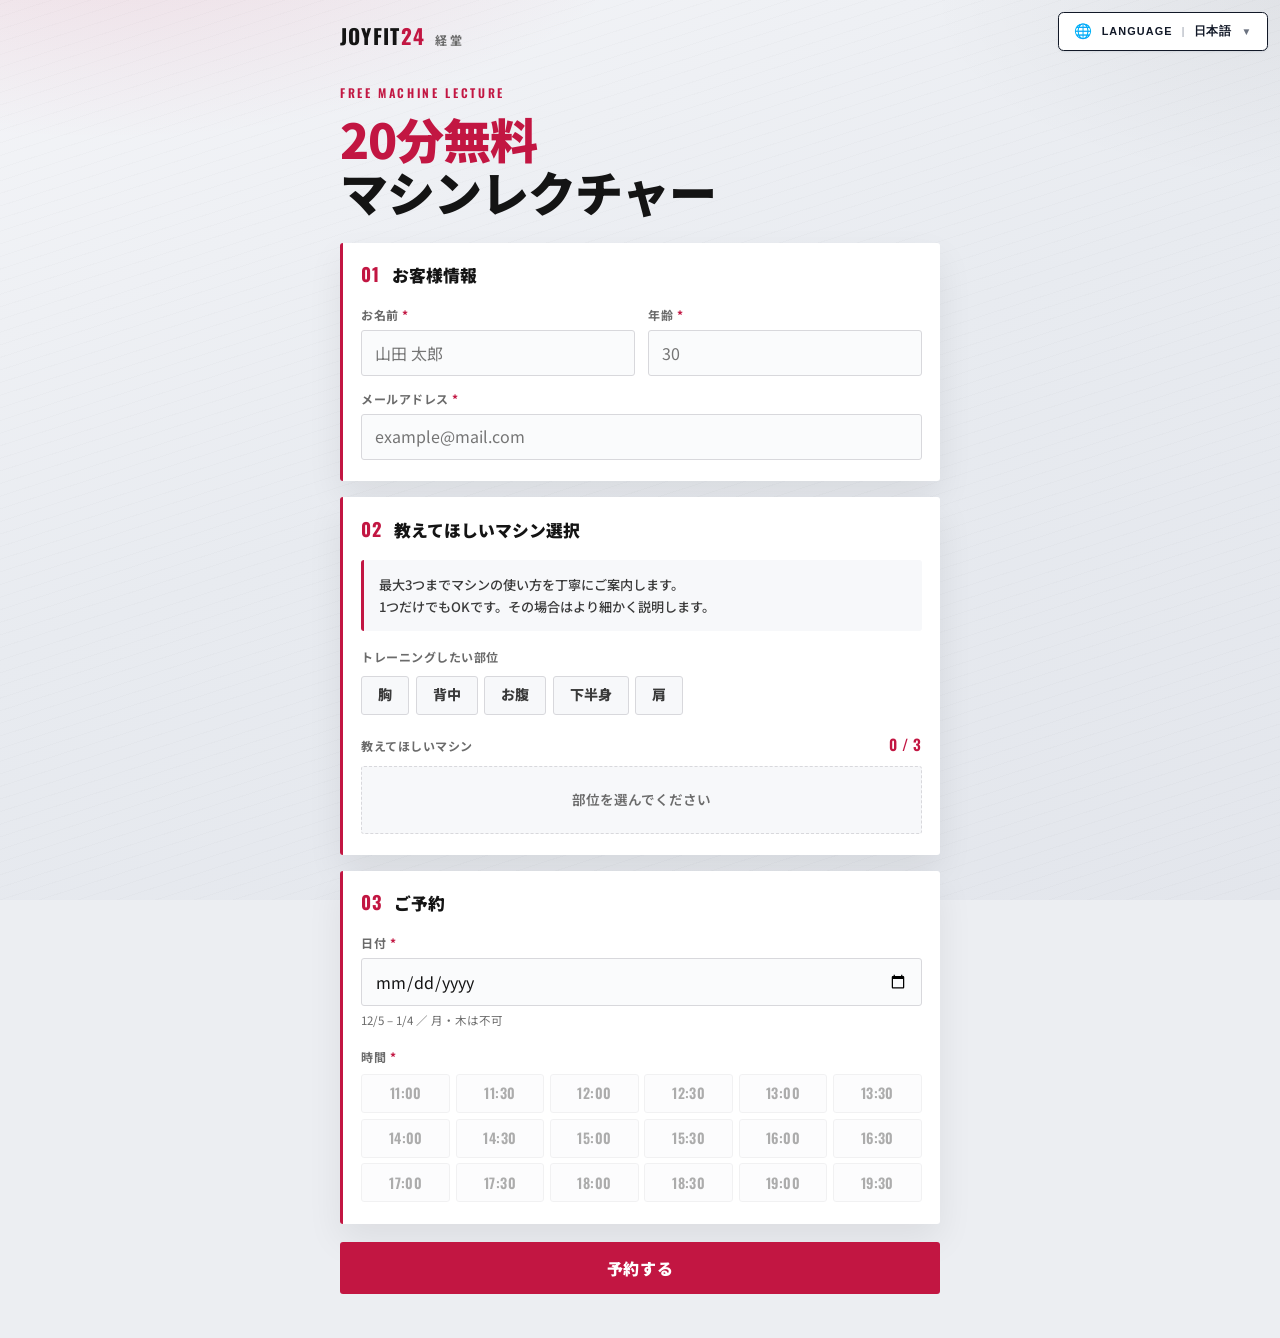
<file: index.html>
<!DOCTYPE html>
<html lang="ja">
<head>
  <meta charset="UTF-8">
  <meta name="viewport" content="width=device-width, initial-scale=1.0">
  <meta name="description" content="JOYFIT24経堂｜20分無料マシンレクチャー申込">
  <title>20分無料マシンレクチャー｜JOYFIT24経堂</title>
  <link rel="preconnect" href="https://fonts.googleapis.com">
  <link rel="preconnect" href="https://fonts.gstatic.com" crossorigin>
  <link href="https://fonts.googleapis.com/css2?family=Noto+Sans+JP:wght@400;500;700;900&family=Noto+Sans+SC:wght@400;500;700;900&family=Noto+Sans+TC:wght@400;500;700;900&family=Noto+Sans+KR:wght@400;500;700;900&family=Oswald:wght@500;600;700&display=swap" rel="stylesheet">
  <link rel="stylesheet" href="css/styles.css">
  <link rel="stylesheet" href="css/i18n.css">
</head>
<body>
  <div class="page-bg" aria-hidden="true"></div>

  <div class="lang-switcher" id="lang-switcher">
    <button type="button" class="lang-switcher__btn" id="lang-toggle" aria-expanded="false" aria-haspopup="listbox">
      <span class="lang-switcher__icon" aria-hidden="true">🌐</span>
      <span class="lang-switcher__label">Language</span>
      <span class="lang-switcher__sep" aria-hidden="true">|</span>
      <span class="lang-switcher__current" id="lang-current">日本語</span>
      <span class="lang-switcher__caret" aria-hidden="true">▼</span>
    </button>
    <div class="lang-switcher__menu" id="lang-menu" role="listbox" aria-label="Language">
      <button type="button" class="lang-switcher__item is-active" data-lang="ja" role="option">日本語</button>
      <button type="button" class="lang-switcher__item" data-lang="en" role="option">English</button>
      <button type="button" class="lang-switcher__item" data-lang="zh-CN" role="option">简体中文</button>
      <button type="button" class="lang-switcher__item" data-lang="zh-TW" role="option">繁體中文</button>
      <button type="button" class="lang-switcher__item" data-lang="ko" role="option">한국어</button>
    </div>
  </div>

  <header class="site-header">
    <div class="brand">
      <span class="brand-mark">JOYFIT<span class="brand-num">24</span></span>
      <span class="brand-store" data-i18n="brand.store">経堂</span>
    </div>
  </header>

  <main>
    <section class="hero" aria-labelledby="hero-title">
      <p class="hero-kicker">FREE MACHINE LECTURE</p>
      <h1 id="hero-title" class="hero-title">
        <span class="hero-accent" data-i18n="hero.accent">20分無料</span>
        <span data-i18n="hero.title">マシンレクチャー</span>
      </h1>
    </section>

    <form id="booking-form" class="booking-form" novalidate>
      <iframe name="hidden_iframe" id="hidden_iframe" title="送信用" class="visually-hidden" tabindex="-1"></iframe>

      <section class="form-block" aria-labelledby="step1-title">
        <div class="form-block-head">
          <span class="step-num" aria-hidden="true">01</span>
          <h2 id="step1-title" data-i18n="step1.title">お客様情報</h2>
        </div>
        <div class="field-grid">
          <div class="field">
            <label for="name"><span data-i18n="form.name">お名前</span> <abbr title="必須" data-i18n-title="form.required">*</abbr></label>
            <input type="text" id="name" name="name" autocomplete="name" required placeholder="山田 太郎" data-i18n-placeholder="form.namePh">
          </div>
          <div class="field">
            <label for="age"><span data-i18n="form.age">年齢</span> <abbr title="必須" data-i18n-title="form.required">*</abbr></label>
            <input type="number" id="age" name="age" inputmode="numeric" min="1" max="100" required placeholder="30">
            <p id="age-error" class="field-error" hidden></p>
          </div>
          <div class="field field-span">
            <label for="email"><span data-i18n="form.email">メールアドレス</span> <abbr title="必須" data-i18n-title="form.required">*</abbr></label>
            <input type="email" id="email" name="email" autocomplete="email" required placeholder="example@mail.com">
          </div>
        </div>
      </section>

      <section class="form-block" aria-labelledby="step2-title">
        <div class="form-block-head">
          <span class="step-num" aria-hidden="true">02</span>
          <h2 id="step2-title" data-i18n="step2.title">教えてほしいマシン選択</h2>
        </div>

        <p class="machines-lead" data-i18n-html="machines.lead">
          最大3つまでマシンの使い方を丁寧にご案内します。<br>
          1つだけでもOKです。その場合はより細かく説明します。
        </p>

        <p class="section-label" data-i18n="machines.partLabel">トレーニングしたい部位</p>
        <div id="part-area" class="part-grid" role="group" aria-label="部位"></div>

        <div class="machine-section">
          <div class="machine-section-head">
            <p class="section-label" data-i18n="machines.pickMachines">教えてほしいマシン</p>
            <p id="machine-count" class="machine-count">0 / 3</p>
          </div>
          <div id="machine-empty" class="machine-empty" data-i18n="machines.empty">部位を選んでください</div>
          <div id="machine-grid" class="machine-grid" hidden></div>
        </div>

        <div id="menu-strip" class="menu-strip" hidden>
          <span class="menu-strip-label" data-i18n="machines.menuLabel">メニュー</span>
          <ol id="menu-list" class="menu-list"></ol>
        </div>

        <input type="hidden" name="user_request" id="user_request_final">
      </section>

      <section class="form-block" aria-labelledby="step3-title">
        <div class="form-block-head">
          <span class="step-num" aria-hidden="true">03</span>
          <h2 id="step3-title" data-i18n="step3.title">ご予約</h2>
        </div>

        <div class="booking-panel">
          <div class="field booking-date-field">
            <label for="booking_date"><span data-i18n="form.date">日付</span> <abbr title="必須" data-i18n-title="form.required">*</abbr></label>
            <input type="date" id="booking_date" name="booking_date" required>
            <p id="date-error" class="field-error" hidden></p>
            <p id="date-range-info" class="field-meta"></p>
          </div>

          <fieldset class="time-fieldset">
            <legend><span data-i18n="form.time">時間</span> <abbr title="必須" data-i18n-title="form.required">*</abbr></legend>
            <div id="time-grid" class="time-grid" role="radiogroup" aria-label="時間" data-i18n-aria-label="form.time"></div>
            <p id="time-meta" class="field-meta" hidden></p>
            <input type="hidden" id="booking_time" name="booking_time" required>
          </fieldset>
        </div>

        <div id="booking-picked" class="booking-picked" hidden>
          <span class="booking-picked-label" data-i18n="form.selected">選択中</span>
          <span id="picked-summary" class="booking-picked-value"></span>
        </div>
      </section>

      <div class="form-actions">
        <button type="submit" id="submit-btn" class="submit-btn" data-i18n="form.submit">予約する</button>
      </div>
    </form>

    <section id="success-view" class="success-view" hidden aria-live="polite">
      <div class="success-mark" aria-hidden="true">
        <svg viewBox="0 0 48 48" fill="none" xmlns="http://www.w3.org/2000/svg">
          <circle cx="24" cy="24" r="22" stroke="currentColor" stroke-width="3"/>
          <path class="success-check" d="M14 24.5L21 31.5L34 17" stroke="currentColor" stroke-width="3" stroke-linecap="round" stroke-linejoin="round"/>
        </svg>
      </div>
      <p class="success-kicker" data-i18n="success.kicker">COMPLETE</p>
      <h2 data-i18n="success.title">お申し込み完了</h2>
      <p class="success-thanks" data-i18n="success.thanks">ありがとうございます</p>
      <p class="success-lead" data-i18n="success.lead">ご指定のメールアドレス宛てに、確認メッセージをお送りしました。内容をご確認ください。</p>
      <dl class="success-summary">
        <div>
          <dt data-i18n="success.datetime">日時</dt>
          <dd><span id="confirm-date"></span> <span id="confirm-time"></span></dd>
        </div>
        <div>
          <dt data-i18n="success.menu">メニュー</dt>
          <dd id="confirm-tags"></dd>
        </div>
      </dl>
      <p class="success-wait" id="success-wait-line"></p>
      <p class="success-note" data-i18n="success.note">メールが届かない場合は、迷惑メールフォルダもご確認ください。キャンセルは、確認メールへの返信にてご連絡ください。</p>
    </section>
  </main>

  <div id="complete-overlay" class="complete-overlay" hidden aria-hidden="true">
    <div class="complete-overlay__card">
      <div class="complete-overlay__mark" aria-hidden="true">
        <svg viewBox="0 0 64 64" fill="none" xmlns="http://www.w3.org/2000/svg">
          <circle class="complete-overlay__ring" cx="32" cy="32" r="28" stroke="currentColor" stroke-width="3"/>
          <path class="complete-overlay__check" d="M18 33.5L27 42.5L46 22" stroke="currentColor" stroke-width="3.5" stroke-linecap="round" stroke-linejoin="round"/>
        </svg>
      </div>
      <p class="complete-overlay__label" data-i18n="success.flash">お申し込み完了</p>
    </div>
  </div>

  <script src="js/machines.js"></script>
  <script src="js/locales.bundle.js"></script>
  <script src="js/i18n.js"></script>
  <script src="js/app.js" defer></script>
</body>
</html>
</file>
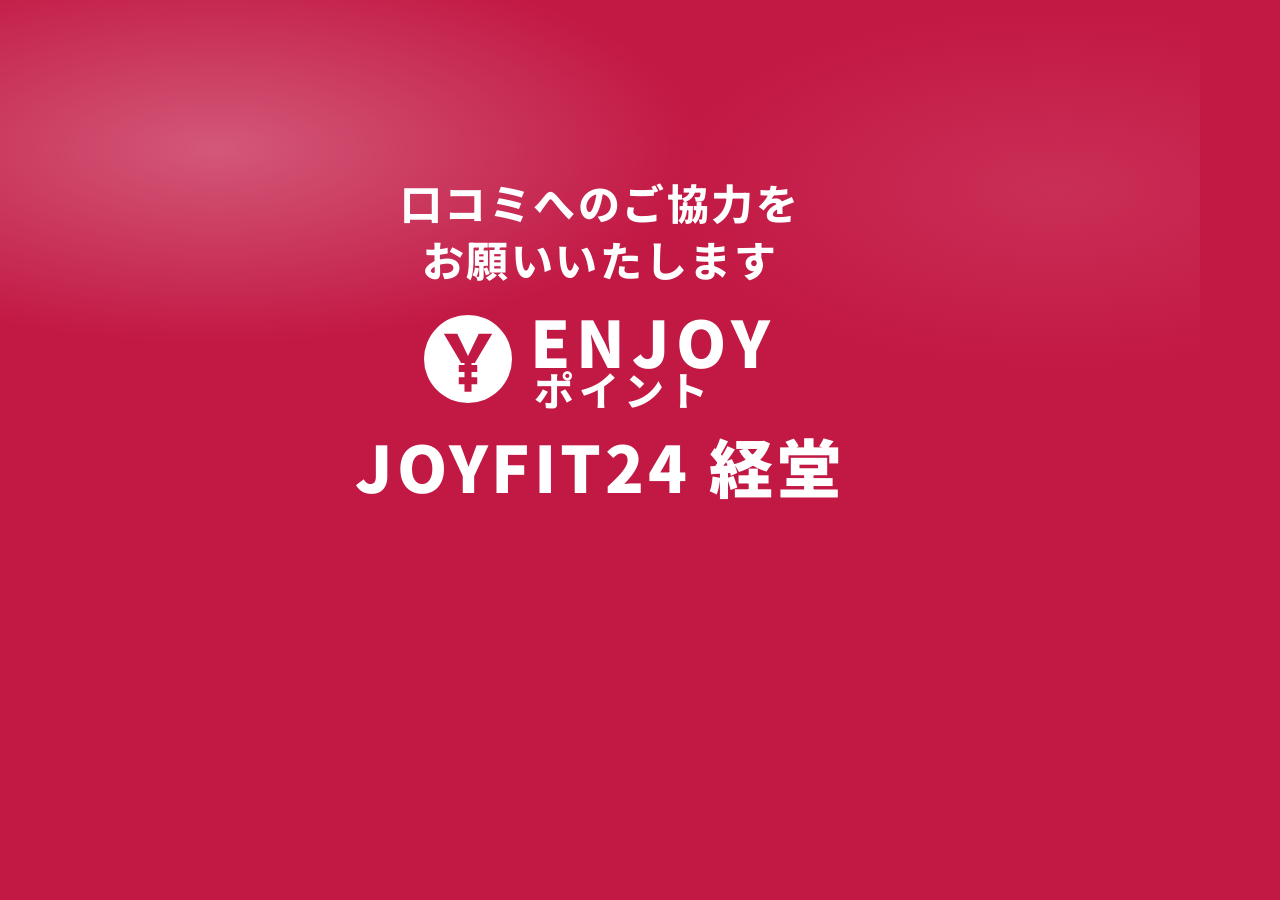
<file: assets/email/review-500pt-banner.html>
<!DOCTYPE html>
<html lang="ja">
<head>
  <meta charset="UTF-8" />
  <title>口コミアンケート（メール用）</title>
  <link href="https://fonts.googleapis.com/css2?family=Noto+Sans+JP:wght@700;800;900&display=swap" rel="stylesheet" />
  <style>
    * { box-sizing: border-box; margin: 0; padding: 0; }
    html, body {
      width: 1200px;
      height: 675px;
      overflow: hidden;
      background: #c21844;
    }
    body {
      font-family: "Noto Sans JP", "Yu Gothic", Meiryo, sans-serif;
      color: #fff;
    }
    .banner {
      width: 1200px;
      height: 675px;
      position: relative;
      background: #c21844;
      display: flex;
      align-items: center;
      justify-content: center;
      padding: 36px 48px;
    }
    .sheen {
      position: absolute;
      inset: 0;
      pointer-events: none;
      background:
        radial-gradient(ellipse 70% 50% at 18% 22%, rgba(255,255,255,0.28), transparent 58%),
        radial-gradient(ellipse 55% 45% at 88% 28%, rgba(255,210,220,0.12), transparent 60%);
    }
    .inner {
      position: relative;
      z-index: 1;
      display: flex;
      flex-direction: column;
      align-items: center;
      gap: 22px;
      text-align: center;
    }
    .lead {
      font-size: 42px;
      font-weight: 800;
      letter-spacing: 0.06em;
      line-height: 1.35;
    }
    .brand {
      display: flex;
      align-items: center;
      gap: 18px;
    }
    .logo {
      width: 88px;
      height: 88px;
      flex-shrink: 0;
    }
    .brand-text {
      display: flex;
      flex-direction: column;
      align-items: flex-start;
      line-height: 0.95;
    }
    .brand-text .enjoy {
      font-size: 64px;
      font-weight: 900;
      letter-spacing: 0.1em;
    }
    .brand-text .point {
      font-size: 40px;
      font-weight: 800;
      letter-spacing: 0.12em;
      padding-left: 4px;
    }
    .store {
      font-size: 64px;
      font-weight: 900;
      letter-spacing: 0.06em;
      line-height: 1.1;
    }
  </style>
</head>
<body>
  <div class="banner">
    <div class="sheen"></div>
    <div class="inner">
      <p class="lead">口コミへのご協力を<br>お願いいたします</p>
      <div class="brand">
        <svg class="logo" viewBox="0 0 80 80" aria-hidden="true">
          <circle cx="40" cy="40" r="40" fill="#ffffff"/>
          <path fill="#c21844" d="M18 17h12.2L40 37.2 49.8 17H62L46.2 43.6h-12.4L18 17zm13.6 28.4h16.8v6.4H31.6v-6.4zm0 11.2h16.8v6.4H31.6V56.6zM36.8 43.6h6.4v26.2h-6.4V43.6z"/>
        </svg>
        <div class="brand-text">
          <span class="enjoy">ENJOY</span>
          <span class="point">ポイント</span>
        </div>
      </div>
      <h1 class="store">JOYFIT24 経堂</h1>
    </div>
  </div>
</body>
</html>
</file>
<file: css/styles.css>
:root {
  --joy-red: #c21642;
  --joy-red-dark: #9a1235;
  --ink: #141414;
  --ink-soft: #3a3a3a;
  --muted: #6b6b6b;
  --line: #d8d8dc;
  --surface: #ffffff;
  --bg: #eceef2;
  --ok: #1f7a4c;
  --radius: 3px;
  --shadow: 0 16px 36px rgba(20, 20, 20, 0.07);
  --font-jp: "Noto Sans JP", sans-serif;
  --font-display: "Oswald", "Noto Sans JP", sans-serif;
  --max: 40rem;
}

*,
*::before,
*::after {
  box-sizing: border-box;
}

html {
  scroll-behavior: smooth;
}

body {
  margin: 0;
  min-height: 100vh;
  font-family: var(--font-jp);
  color: var(--ink);
  background: var(--bg);
  line-height: 1.55;
  position: relative;
}

.page-bg {
  position: fixed;
  inset: 0;
  z-index: -1;
  background:
    radial-gradient(ellipse 80% 50% at 8% -12%, rgba(194, 22, 66, 0.13), transparent 55%),
    radial-gradient(ellipse 55% 40% at 100% 0%, rgba(20, 20, 20, 0.05), transparent 50%),
    linear-gradient(160deg, #f4f5f8 0%, #e8ebf0 48%, #e3e6ec 100%);
}

.page-bg::after {
  content: "";
  position: absolute;
  inset: 0;
  background-image:
    repeating-linear-gradient(
      -18deg,
      transparent,
      transparent 11px,
      rgba(20, 20, 20, 0.015) 11px,
      rgba(20, 20, 20, 0.015) 12px
    );
  pointer-events: none;
}

.visually-hidden {
  position: absolute !important;
  width: 1px;
  height: 1px;
  padding: 0;
  margin: -1px;
  overflow: hidden;
  clip: rect(0, 0, 0, 0);
  white-space: nowrap;
  border: 0;
}

/* Header */
.site-header {
  max-width: var(--max);
  margin: 0 auto;
  padding: 1.25rem 1.25rem 0;
  padding-right: 8.5rem;
}

@media (max-width: 420px) {
  .site-header {
    padding-right: 5.5rem;
  }
}

.brand {
  display: flex;
  align-items: baseline;
  gap: 0.65rem;
}

.brand-mark {
  font-family: var(--font-display);
  font-weight: 700;
  font-size: 1.3rem;
  letter-spacing: 0.06em;
}

.brand-num {
  color: var(--joy-red);
}

.brand-store {
  font-size: 0.75rem;
  font-weight: 700;
  letter-spacing: 0.18em;
  color: var(--muted);
}

/* Hero */
.hero {
  max-width: var(--max);
  margin: 0 auto;
  padding: 2rem 1.25rem 1.5rem;
  animation: rise 0.65s ease both;
}

.hero-kicker {
  margin: 0 0 0.55rem;
  font-family: var(--font-display);
  font-size: 0.75rem;
  font-weight: 600;
  letter-spacing: 0.22em;
  color: var(--joy-red);
}

.hero-title {
  margin: 0;
  font-size: clamp(2rem, 7vw, 3rem);
  font-weight: 900;
  line-height: 1.12;
  letter-spacing: -0.02em;
}

.hero-accent {
  display: block;
  color: var(--joy-red);
}

/* Form */
.booking-form {
  max-width: var(--max);
  margin: 0 auto;
  padding: 0 1.25rem 2.75rem;
  display: grid;
  gap: 1rem;
  animation: rise 0.65s ease 0.1s both;
}

.form-block {
  background: var(--surface);
  border-radius: var(--radius);
  padding: 1.2rem 1.15rem 1.35rem;
  box-shadow: var(--shadow);
  border-left: 3px solid var(--joy-red);
}

.form-block-head {
  display: flex;
  align-items: baseline;
  gap: 0.75rem;
  margin-bottom: 1.1rem;
}

.step-num {
  font-family: var(--font-display);
  font-size: 1.15rem;
  font-weight: 700;
  color: var(--joy-red);
  letter-spacing: 0.04em;
  line-height: 1;
}

.form-block-head h2 {
  margin: 0;
  font-size: 1.05rem;
  font-weight: 900;
}

.field-grid {
  display: grid;
  gap: 0.85rem;
}

@media (min-width: 640px) {
  .field-grid {
    grid-template-columns: 1fr 1fr;
  }

  .field-span {
    grid-column: 1 / -1;
  }
}

.field {
  display: grid;
  gap: 0.35rem;
}

.field label,
.time-fieldset legend {
  font-size: 0.75rem;
  font-weight: 700;
  letter-spacing: 0.04em;
  color: var(--muted);
}

.field abbr,
.time-fieldset abbr {
  color: var(--joy-red);
  text-decoration: none;
}

.field input[type="text"],
.field input[type="email"],
.field input[type="number"],
.field input[type="date"] {
  width: 100%;
  min-height: 2.75rem;
  padding: 0.6rem 0.8rem;
  border: 1px solid var(--line);
  border-radius: var(--radius);
  background: #fafbfc;
  font: inherit;
  font-size: 1rem;
  color: var(--ink);
  transition: border-color 0.15s ease, box-shadow 0.15s ease, background 0.15s ease;
}

.field input:focus {
  outline: none;
  border-color: var(--joy-red);
  background: #fff;
  box-shadow: 0 0 0 3px rgba(194, 22, 66, 0.12);
}

.field-error {
  margin: 0;
  font-size: 0.75rem;
  font-weight: 700;
  color: var(--joy-red);
}

.field-meta {
  margin: 0;
  font-size: 0.72rem;
  color: var(--muted);
}

.section-label {
  margin: 0 0 0.55rem;
  font-size: 0.75rem;
  font-weight: 700;
  letter-spacing: 0.04em;
  color: var(--muted);
}

/* Body parts */
.part-grid {
  display: flex;
  flex-wrap: wrap;
  gap: 0.4rem;
  margin-bottom: 1.15rem;
}

.part-chip {
  min-height: 2.45rem;
  padding: 0.4rem 1rem;
  border: 1px solid var(--line);
  border-radius: var(--radius);
  background: #f7f8fa;
  color: var(--ink-soft);
  font: inherit;
  font-size: 0.88rem;
  font-weight: 800;
  cursor: pointer;
  transition: background 0.15s ease, color 0.15s ease, border-color 0.15s ease;
}

.part-chip:hover {
  border-color: #b4b4bc;
}

.part-chip.is-active {
  background: var(--ink);
  border-color: var(--ink);
  color: #fff;
}

/* Machines */
.machine-section-head {
  display: flex;
  align-items: baseline;
  justify-content: space-between;
  gap: 0.75rem;
  margin-bottom: 0.55rem;
}

.machine-section-head .section-label {
  margin: 0;
}

.machine-count {
  margin: 0;
  font-family: var(--font-display);
  font-size: 0.95rem;
  font-weight: 600;
  letter-spacing: 0.04em;
  color: var(--joy-red);
  white-space: nowrap;
}

.machine-empty {
  padding: 1.4rem 1rem;
  text-align: center;
  font-size: 0.85rem;
  font-weight: 600;
  color: var(--muted);
  background: #f7f8fa;
  border: 1px dashed var(--line);
  border-radius: var(--radius);
}

.machine-grid {
  display: grid;
  grid-template-columns: repeat(2, 1fr);
  gap: 0.55rem;
}

@media (min-width: 560px) {
  .machine-grid {
    grid-template-columns: repeat(3, 1fr);
  }
}

.machine-card {
  position: relative;
  display: block;
  margin: 0;
  padding: 0.35rem;
  border: 1px solid var(--line);
  border-radius: var(--radius);
  background: #fff;
  cursor: pointer;
  transition: border-color 0.15s ease, box-shadow 0.15s ease;
}

.machine-card:hover {
  border-color: #b4b4bc;
}

.machine-card.is-selected {
  border-color: var(--joy-red);
  background: #fff;
  box-shadow: 0 0 0 2px rgba(194, 22, 66, 0.18);
}

.machine-check-mark {
  position: absolute;
  top: 0.45rem;
  right: 0.45rem;
  z-index: 2;
  width: 1.15rem;
  height: 1.15rem;
  border: 1.5px solid #c5c5cc;
  border-radius: 2px;
  background: #fff;
}

.machine-card.is-selected .machine-check-mark {
  border-color: var(--joy-red);
  background: var(--joy-red);
}

.machine-card.is-selected .machine-check-mark::after {
  content: "";
  position: absolute;
  left: 0.28rem;
  top: 0.05rem;
  width: 0.28rem;
  height: 0.55rem;
  border: solid #fff;
  border-width: 0 2px 2px 0;
  transform: rotate(45deg);
}

.machine-thumb {
  display: block;
  aspect-ratio: 4 / 3;
  overflow: hidden;
  background: #fff;
  border-radius: 2px;
}

.machine-thumb img {
  width: 100%;
  height: 100%;
  object-fit: contain;
  object-position: center center;
  display: block;
  background: #fff;
  /* 画像下部に焼き込まれた名前を隠し、下のHTML名だけ見せる */
  clip-path: inset(0 0 13% 0);
}

.machine-name {
  display: block;
  margin-top: 0.35rem;
  padding: 0 0.15rem 0.05rem;
  font-size: 0.8rem;
  font-weight: 800;
  line-height: 1.3;
  letter-spacing: 0.02em;
  text-align: center;
  color: var(--ink);
}

.machines-lead {
  margin: 0 0 1.1rem;
  padding: 0.85rem 0.9rem;
  font-size: 0.82rem;
  font-weight: 500;
  line-height: 1.65;
  color: var(--ink-soft);
  background: #f7f8fa;
  border-radius: var(--radius);
  border-left: 3px solid var(--joy-red);
}

.menu-strip {
  margin-top: 1rem;
  padding-top: 0.9rem;
  border-top: 1px solid var(--line);
}

.menu-strip-label {
  display: block;
  margin-bottom: 0.45rem;
  font-size: 0.7rem;
  font-weight: 700;
  letter-spacing: 0.1em;
  color: var(--muted);
}

.menu-list {
  list-style: none;
  margin: 0;
  padding: 0;
  display: grid;
  gap: 0.35rem;
}

.menu-list li {
  display: flex;
  align-items: center;
  gap: 0.55rem;
  font-size: 0.9rem;
  font-weight: 800;
}

.menu-num {
  display: inline-flex;
  align-items: center;
  justify-content: center;
  width: 1.35rem;
  height: 1.35rem;
  border-radius: 2px;
  background: var(--joy-red);
  color: #fff;
  font-family: var(--font-display);
  font-size: 0.8rem;
  font-weight: 600;
  flex-shrink: 0;
}

.menu-name {
  color: var(--ink);
}

/* Booking panel */
.booking-panel {
  display: grid;
  gap: 1.15rem;
}

.time-fieldset {
  margin: 0;
  padding: 0;
  border: 0;
  min-width: 0;
}

.time-fieldset legend {
  margin-bottom: 0.45rem;
  padding: 0;
}

.time-grid {
  display: grid;
  grid-template-columns: repeat(4, 1fr);
  gap: 0.35rem;
}

@media (min-width: 480px) {
  .time-grid {
    grid-template-columns: repeat(6, 1fr);
  }
}

.time-slot {
  margin: 0;
}

.time-slot input {
  position: absolute;
  opacity: 0;
  pointer-events: none;
}

.time-slot label {
  display: flex;
  align-items: center;
  justify-content: center;
  min-height: 2.45rem;
  border: 1px solid var(--line);
  border-radius: var(--radius);
  background: #f7f8fa;
  font-family: var(--font-display);
  font-size: 0.88rem;
  font-weight: 600;
  letter-spacing: 0.03em;
  color: var(--ink);
  cursor: pointer;
  transition: background 0.15s ease, color 0.15s ease, border-color 0.15s ease;
}

.time-slot label:hover {
  border-color: #b4b4bc;
}

.time-slot input:focus-visible + label {
  box-shadow: 0 0 0 3px rgba(194, 22, 66, 0.16);
}

.time-slot input:checked + label {
  background: var(--joy-red);
  border-color: var(--joy-red);
  color: #fff;
}

.time-slot.is-booked label {
  background: #e6e7eb;
  border-color: #d4d5da;
  color: #9a9ca3;
  cursor: not-allowed;
  text-decoration: line-through;
}

.time-slot.is-booked label:hover {
  border-color: #d4d5da;
}

.time-grid.is-loading {
  opacity: 0.55;
  pointer-events: none;
}

.time-grid[data-disabled="true"] {
  opacity: 0.35;
  pointer-events: none;
}

.booking-picked {
  display: flex;
  align-items: baseline;
  gap: 0.65rem;
  margin-top: 1.1rem;
  padding-top: 0.95rem;
  border-top: 1px solid var(--line);
  animation: rise 0.35s ease both;
}

.booking-picked[hidden] {
  display: none !important;
}

.booking-picked-label {
  font-size: 0.7rem;
  font-weight: 700;
  letter-spacing: 0.1em;
  color: var(--muted);
  text-transform: uppercase;
}

.booking-picked-value {
  font-family: var(--font-display);
  font-size: 1.15rem;
  font-weight: 600;
  letter-spacing: 0.04em;
  color: var(--joy-red);
}

/* Submit */
.form-actions {
  padding-top: 0.15rem;
}

.submit-btn {
  width: 100%;
  min-height: 3.25rem;
  border: 0;
  border-radius: var(--radius);
  background: var(--joy-red);
  color: #fff;
  font: inherit;
  font-size: 1rem;
  font-weight: 900;
  letter-spacing: 0.04em;
  cursor: pointer;
  transition: background 0.2s ease, transform 0.2s ease, opacity 0.2s ease;
}

.submit-btn:hover:not(:disabled) {
  background: var(--joy-red-dark);
  transform: translateY(-1px);
}

.submit-btn:disabled {
  opacity: 0.55;
  cursor: not-allowed;
  transform: none;
}

/* Success */
body.is-completing {
  overflow: hidden;
}

body.is-complete .lang-switcher {
  opacity: 0.85;
}

.site-header.is-compact {
  padding-bottom: 0.25rem;
}

.complete-overlay {
  position: fixed;
  inset: 0;
  z-index: 80;
  display: grid;
  place-items: center;
  background: rgba(20, 20, 20, 0.42);
  backdrop-filter: blur(6px);
  opacity: 0;
  transition: opacity 0.28s ease;
}

.complete-overlay[hidden] {
  display: none !important;
}

.complete-overlay.is-visible {
  opacity: 1;
}

.complete-overlay.is-leaving {
  opacity: 0;
}

.complete-overlay__card {
  display: grid;
  justify-items: center;
  gap: 0.85rem;
  padding: 1.75rem 2rem;
  min-width: 12rem;
  background: #fff;
  border-radius: 4px;
  box-shadow: 0 24px 60px rgba(20, 20, 20, 0.22);
  transform: scale(0.92);
  animation: complete-card-in 0.4s ease both;
}

.complete-overlay.is-leaving .complete-overlay__card {
  animation: complete-card-out 0.28s ease both;
}

.complete-overlay__mark {
  width: 4.5rem;
  height: 4.5rem;
  color: var(--ok);
}

.complete-overlay__mark svg {
  width: 100%;
  height: 100%;
}

.complete-overlay__ring {
  opacity: 0.95;
}

.complete-overlay__check {
  stroke-dasharray: 48;
  stroke-dashoffset: 48;
  animation: complete-draw 0.45s ease 0.18s forwards;
}

.complete-overlay__label {
  margin: 0;
  font-size: 0.95rem;
  font-weight: 900;
  letter-spacing: 0.06em;
  color: var(--ink);
}

.success-view {
  max-width: var(--max);
  min-height: calc(100vh - 7rem);
  margin: 0 auto;
  padding: 2.75rem 1.35rem 3.5rem;
  display: flex;
  flex-direction: column;
  align-items: center;
  justify-content: center;
  text-align: center;
  animation: success-pop 0.55s ease both;
}

.success-view[hidden] {
  display: none !important;
}

.success-mark {
  width: 5rem;
  height: 5rem;
  margin: 0 auto 1.15rem;
  color: var(--ok);
  animation: success-bounce 0.6s ease 0.1s both;
}

.success-mark svg {
  width: 100%;
  height: 100%;
}

.success-check {
  stroke-dasharray: 36;
  stroke-dashoffset: 36;
  animation: success-draw 0.45s ease 0.3s forwards;
}

.success-kicker {
  margin: 0 0 0.45rem;
  font-family: var(--font-display);
  font-size: 0.72rem;
  font-weight: 600;
  letter-spacing: 0.2em;
  color: var(--joy-red);
}

.success-view h2 {
  margin: 0;
  font-size: clamp(1.55rem, 4.5vw, 1.9rem);
  font-weight: 900;
  letter-spacing: 0.02em;
}

.success-thanks {
  margin: 0.55rem 0 0;
  font-size: 1.15rem;
  font-weight: 700;
  color: var(--ink-soft);
}

.success-lead {
  margin: 1rem auto 0;
  max-width: 22rem;
  font-size: 0.92rem;
  font-weight: 600;
  line-height: 1.7;
  color: var(--ink-soft);
}

.success-summary {
  margin: 1.55rem auto 0;
  padding: 1.05rem 1.15rem;
  width: 100%;
  max-width: 21rem;
  text-align: left;
  background: var(--surface);
  box-shadow: var(--shadow);
  border-radius: var(--radius);
}

.success-summary div + div {
  margin-top: 0.8rem;
  padding-top: 0.8rem;
  border-top: 1px solid var(--line);
}

.success-summary dt {
  font-size: 0.68rem;
  font-weight: 700;
  letter-spacing: 0.08em;
  color: var(--muted);
}

.success-summary dd {
  margin: 0.15rem 0 0;
  font-weight: 700;
  font-size: 0.98rem;
}

#confirm-tags {
  color: var(--joy-red);
  font-size: 0.88rem;
  line-height: 1.45;
}

.success-wait {
  margin: 1.45rem 0 0;
  font-size: 1.05rem;
  font-weight: 900;
  color: var(--ink);
}

.success-note {
  margin: 0.85rem auto 0;
  max-width: 22rem;
  font-size: 0.75rem;
  line-height: 1.6;
  color: var(--muted);
}

@keyframes success-pop {
  from {
    opacity: 0;
    transform: translateY(18px) scale(0.985);
  }
  to {
    opacity: 1;
    transform: translateY(0) scale(1);
  }
}

@keyframes success-bounce {
  from {
    opacity: 0;
    transform: scale(0.6);
  }
  60% {
    transform: scale(1.08);
  }
  to {
    opacity: 1;
    transform: scale(1);
  }
}

@keyframes success-draw {
  to {
    stroke-dashoffset: 0;
  }
}

@keyframes complete-draw {
  to {
    stroke-dashoffset: 0;
  }
}

@keyframes complete-card-in {
  from {
    opacity: 0;
    transform: scale(0.88) translateY(10px);
  }
  to {
    opacity: 1;
    transform: scale(1) translateY(0);
  }
}

@keyframes complete-card-out {
  to {
    opacity: 0;
    transform: scale(1.04) translateY(-6px);
  }
}

@keyframes rise {
  from {
    opacity: 0;
    transform: translateY(12px);
  }
  to {
    opacity: 1;
    transform: translateY(0);
  }
}

@media (prefers-reduced-motion: reduce) {
  html {
    scroll-behavior: auto;
  }

  .hero,
  .booking-form,
  .success-view,
  .booking-picked,
  .success-mark,
  .success-check,
  .complete-overlay,
  .complete-overlay__card,
  .complete-overlay__check {
    animation: none;
    transition: none;
  }

  .success-check,
  .complete-overlay__check {
    stroke-dashoffset: 0;
  }

  .complete-overlay.is-visible {
    opacity: 1;
  }

  .submit-btn:hover:not(:disabled),
  .part-chip:hover {
    transform: none;
  }
}
</file>
<file: css/i18n.css>
/* Language switcher — 24kyodo-special2 準拠 */
.lang-switcher {
  position: fixed;
  top: max(0.75rem, env(safe-area-inset-top));
  right: max(0.75rem, env(safe-area-inset-right));
  z-index: 50;
}
.lang-switcher__btn {
  display: inline-flex;
  align-items: center;
  gap: 0.55rem;
  padding: 0.62rem 0.95rem;
  border-radius: 0.35rem;
  border: 1px solid #111827;
  background: #ffffff;
  color: #111827;
  font-size: 0.74rem;
  font-weight: 800;
  letter-spacing: 0.04em;
  box-shadow: 0 1px 2px rgba(17, 24, 39, 0.08);
  cursor: pointer;
  transition: background 0.15s ease, box-shadow 0.15s ease;
}
.lang-switcher__btn:hover {
  background: #f9fafb;
  box-shadow: 0 2px 5px rgba(17, 24, 39, 0.1);
}
.lang-switcher__btn:active {
  background: #f3f4f6;
}
.lang-switcher__icon {
  font-size: 0.9rem;
  line-height: 1;
}
.lang-switcher__label {
  color: #111827;
  font-weight: 800;
  font-size: 0.68rem;
  text-transform: uppercase;
  letter-spacing: 0.1em;
}
.lang-switcher__sep {
  color: #9ca3af;
  font-weight: 400;
}
.lang-switcher__current {
  color: #111827;
  font-weight: 900;
  font-size: 0.78rem;
}
.lang-switcher__caret {
  color: #6b7280;
  font-size: 0.62rem;
  margin-left: 0.1rem;
}
.lang-switcher__menu {
  display: none;
  position: absolute;
  top: calc(100% + 0.5rem);
  right: 0;
  min-width: 10.5rem;
  padding: 0.35rem;
  border-radius: 0.4rem;
  border: 1px solid #111827;
  background: #ffffff;
  box-shadow: 0 16px 36px rgba(17, 24, 39, 0.12);
}
.lang-switcher.is-open .lang-switcher__menu {
  display: block;
}
.lang-switcher__item {
  width: 100%;
  text-align: left;
  padding: 0.58rem 0.72rem;
  border: none;
  border-radius: 0.28rem;
  background: transparent;
  font-size: 0.82rem;
  font-weight: 700;
  color: #111827;
  cursor: pointer;
  transition: background 0.12s ease;
}
.lang-switcher__item:hover {
  background: #f3f4f6;
}
.lang-switcher__item.is-active {
  background: #e5e7eb;
  color: #111827;
  font-weight: 700;
}

@media (max-width: 420px) {
  .lang-switcher__label,
  .lang-switcher__sep {
    display: none;
  }
}
</file>
